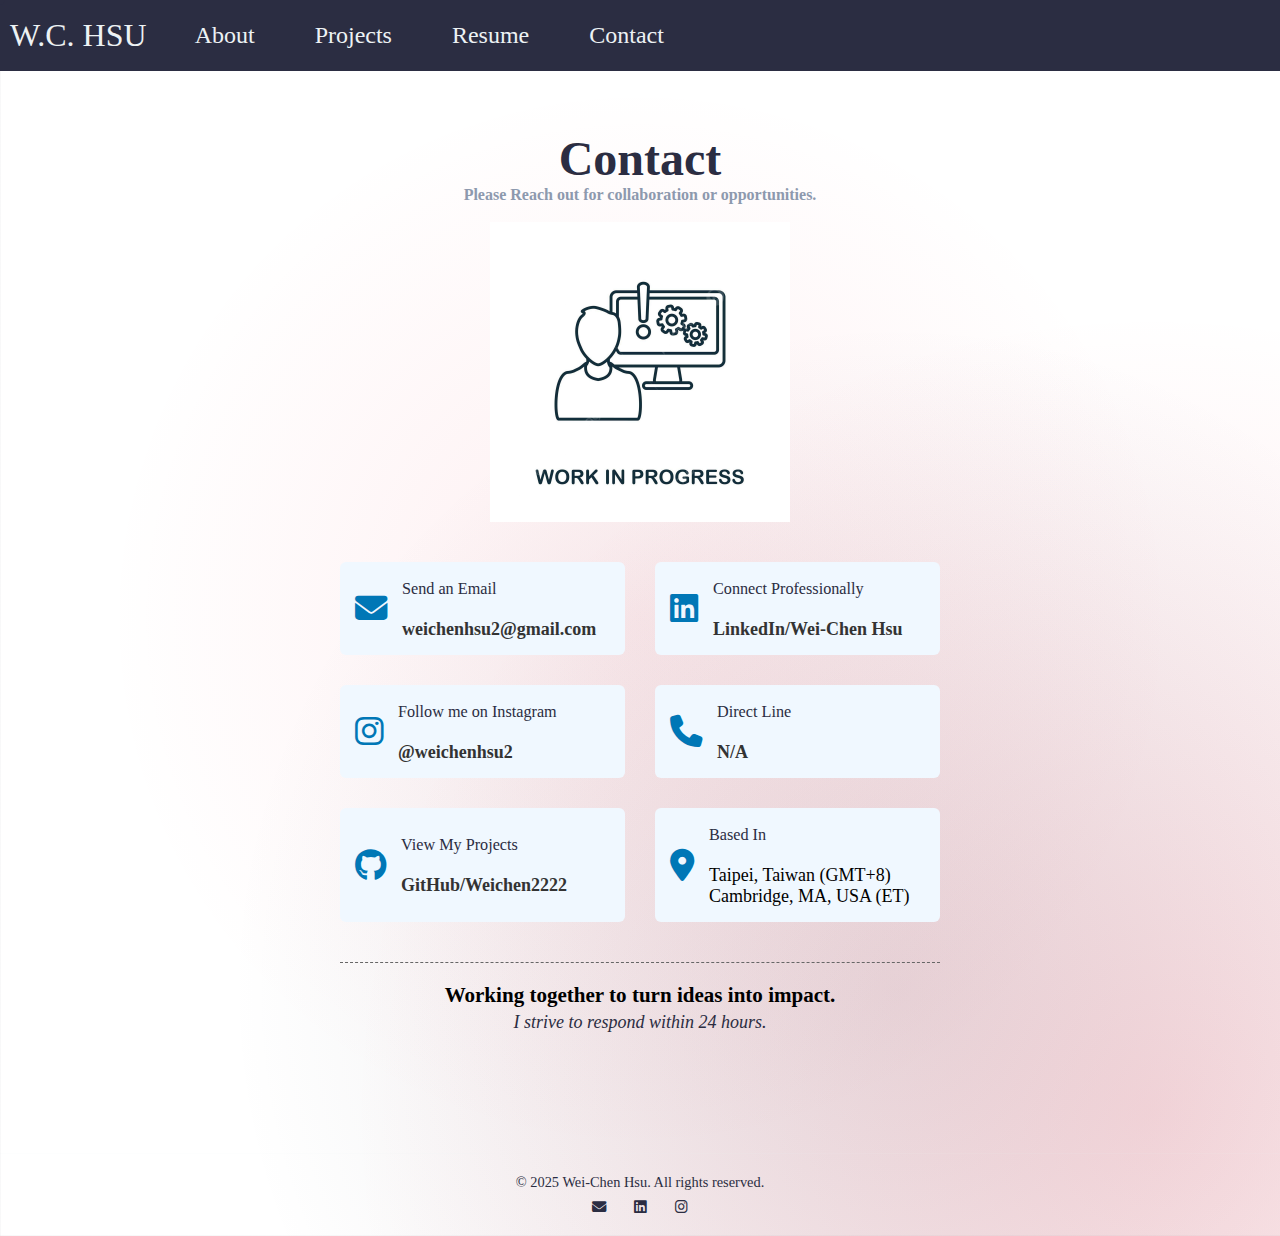
<file: contact.html>
<!DOCTYPE HTML>

<html lang="en">
    <head>
        <meta charset="UTF-8">
        <meta name="viewport" content="width=device-width, initial-scale=1.0">
        <link rel="stylesheet" href="static/contact.css" />
        <link rel="stylesheet" href="https://cdnjs.cloudflare.com/ajax/libs/font-awesome/6.5.1/css/all.min.css">
        <title>Wei-Chen Hsu's personal site</title>
    </head>
    <body>
        <div id="cursor"></div>
        <header>
            <nav class="topnav">
                <a href="index.html" class="logo">W.C. HSU</a>
                <ul>
                    <li><a href="index.html">About</a></li>
                    <li><a href="projects.html">Projects</a></li>
                    <li><a href="resume.html">Resume</a></li>
                    <li><a href="contact.html">Contact</a></li>
                </ul>
            </nav>
        </header>
        <section class="about">
            <div class="title">
                <h1>Contact</h1>
                <h2>Please Reach out for collaboration or opportunities.</h2>
            </div>
            <div>
                <img src="images/working.png" alt="My Pic" class="img">
            </div>
            <div class="content">
                <div class="contact-info">
                
                <div class="contact-item">
                    <i class="icon fas fa-envelope"></i>
                    <div class="details">
                        <p>Send an Email</p>
                        <a href="mailto:weichenhsu2@gmail.com">weichenhsu2@gmail.com</a>
                    </div>
                </div>

                <div class="contact-item">
                    <i class="icon fab fa-linkedin"></i>
                    <div class="details">
                        <p>Connect Professionally</p>
                        <a href="https://www.linkedin.com/in/wei-chen-hsu-6a5b69356/" target="_blank">LinkedIn/Wei-Chen Hsu</a>
                    </div>
                </div>

                <div class="contact-item">
                    <i class="icon fab fa-instagram"></i>
                    <div class="details">
                        <p>Follow me on Instagram</p>
                        <a href="https://www.instagram.com/weichenhsu2/" target="_blank">@weichenhsu2</a>
                    </div>
                </div>

                <div class="contact-item">
                    <i class="icon fas fa-phone"></i>
                    <div class="details">
                        <p>Direct Line</p>
                        <a href="tel:">N/A</a>
                    </div>
                </div>

                <div class="contact-item">
                    <i class="icon fab fa-github"></i>
                    <div class="details">
                        <p>View My Projects</p>
                        <a href="https://github.com/Weichen2222" target="_blank">GitHub/Weichen2222</a>
                    </div>
                </div>

                <div class="contact-item">
                    <i class="icon fas fa-map-marker-alt"></i>
                    <div class="details">
                        <p>Based In</p>
                        <span>Taipei, Taiwan (GMT+8)</span>
                        <span>Cambridge, MA, USA (ET)</span>
                    </div>
                </div>
                
            </div>

            <div class="call-to-action">
                <h3>Working together to turn ideas into impact.</h3>
                <p>I strive to respond within 24 hours.</p>
            </div>

            </div>
        </section>
    <footer class="site-footer">
        <div class="footer-content">
            <p>&copy; 2025 Wei-Chen Hsu. All rights reserved.</p>
        </div>
        <div class="footer-links">
            <a class="icon fas fa-envelope" href="mailto:weichenhsu2@gmail.com" target="_blank" rel="noopener"></a>
            <a class="icon fab fa-linkedin" href="https://www.linkedin.com/in/wei-chen-hsu-6a5b69356/" target="_blank" rel="noopener"></a>
            <a class="icon fab fa-instagram" href="https://www.instagram.com/weichenhsu2/" target="_blank" rel="noopener"></a>
        </div>
    </footer>
    <script src="static/cursor.js"></script>
    </body>
</html>






<!-- Other Features -->
        <!-- <a href="#" class="back-to-top">↑</a>
        <script>
            const backToTop = document.querySelector('.back-to-top');

            window.addEventListener('scroll', () => {
                if (window.scrollY > 0) {
                backToTop.classList.add('show');
                } else {
                backToTop.classList.remove('show');
                }
            });

            backToTop.addEventListener('click', (e) => {
                e.preventDefault();
                window.scrollTo({
                top: 0,
                behavior: 'smooth'
                });
            });
        </script> -->
</file>
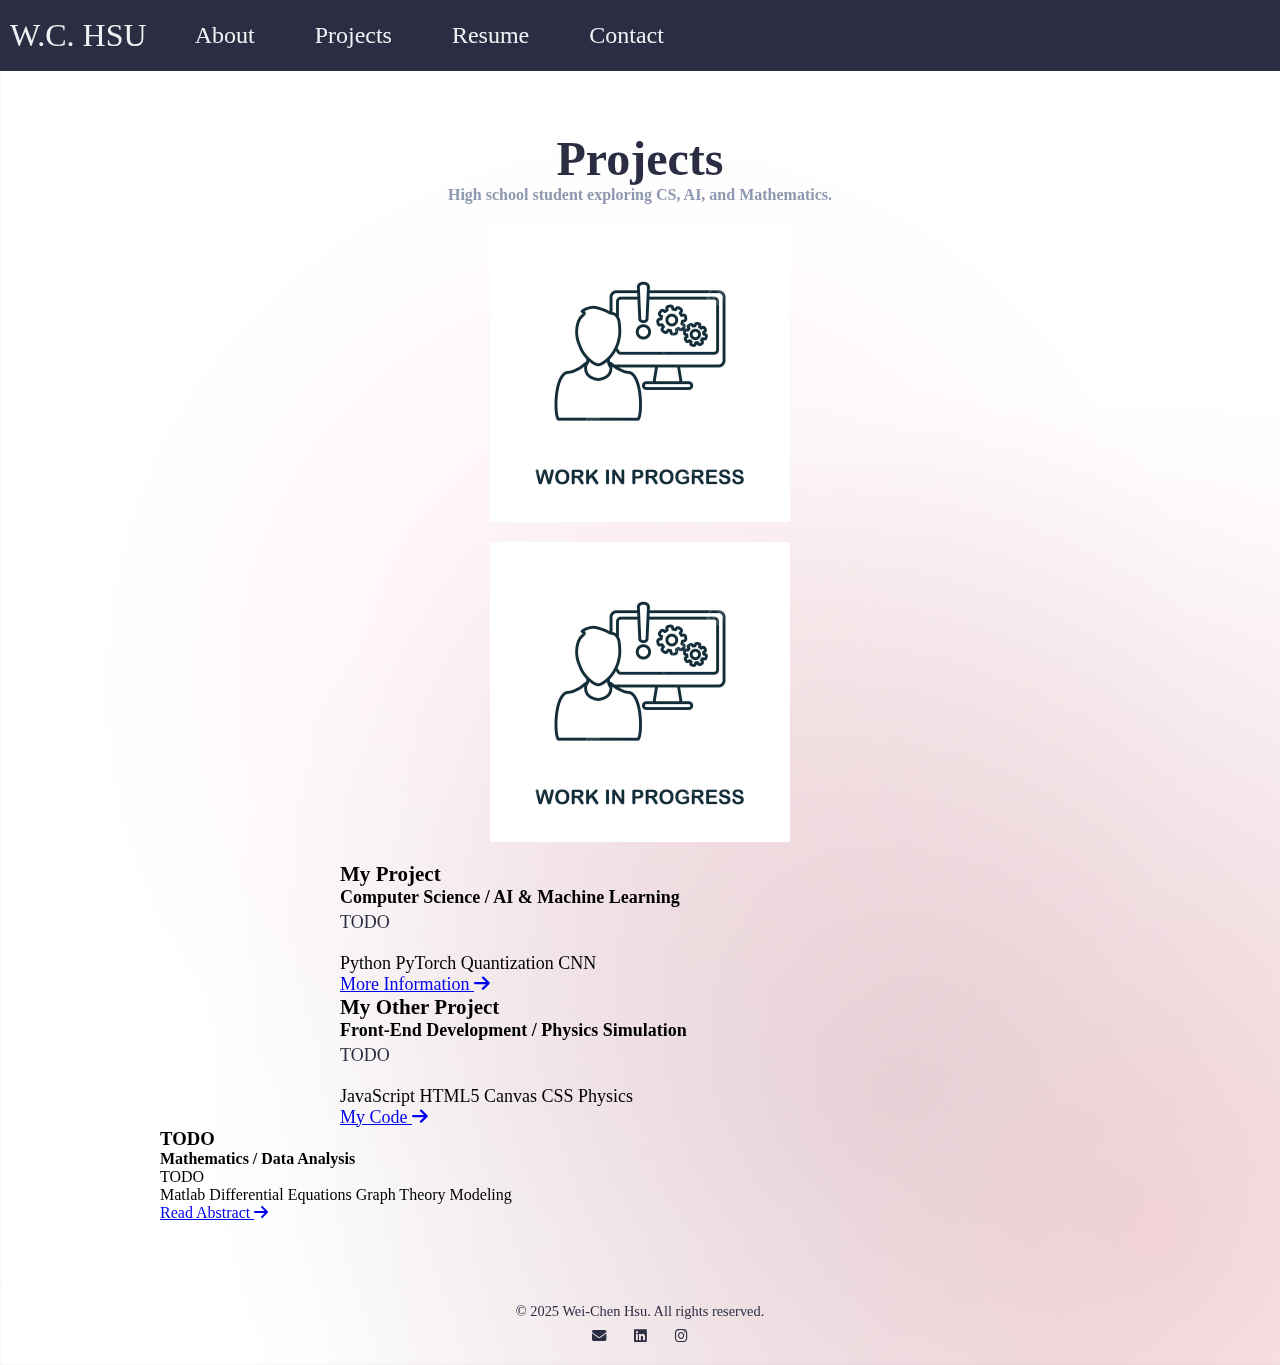
<file: projects.html>
<!DOCTYPE HTML>

<html lang="en">
    <head>
        <meta charset="UTF-8">
        <meta name="viewport" content="width=device-width, initial-scale=1.0">
        <link rel="stylesheet" href="static/style.css" />
        <link rel="stylesheet" href="https://cdnjs.cloudflare.com/ajax/libs/font-awesome/6.5.1/css/all.min.css">
        <title>Wei-Chen Hsu's personal site - Projects</title>
    </head>
    <body>
        <canvas id="blockCanvas"></canvas> <div id="cursor"></div>
        <header>
            <nav class="topnav">
                <a href="index.html" class="logo">W.C. HSU</a>
                <ul>
                    <li><a href="index.html">About</a></li>
                    <li><a href="projects.html">Projects</a></li>
                    <li><a href="resume.html">Resume</a></li>
                    <li><a href="contact.html">Contact</a></li>
                </ul>
            </nav>
        </header>
        <section class="about">
            <div class="title">
                <h1>Projects</h1>
                <h2>High school student exploring CS, AI, and Mathematics.</h2>
            </div>
            
            <div>
                <img src="images/working.png" alt="My Pic" class="img">
            </div>

            <div class="content">
                
                <div class="project-card project-left">
                    <div class="project-image">
                        <img src="images/working.png" alt="My Pic" class="img">
                    </div>
                    <div class="project-details">
                        <h3 class="project-title">My Project</h3>
                        <h4 class="project-subtitle">Computer Science / AI & Machine Learning</h4>
                        <p class="project-description">
                            TODO
                        </p>
                        <div class="project-tags">
                            <span class="tag">Python</span>
                            <span class="tag">PyTorch</span>
                            <span class="tag">Quantization</span>
                            <span class="tag">CNN</span>
                        </div>
                        <a href="#link-to-project1" class="project-link" target="_blank">More Information <i class="fas fa-arrow-right"></i></a>
                    </div>
                </div>

                <div class="project-card project-right">
                    <div class="project-details">
                        <h3 class="project-title">My Other Project</h3>
                        <h4 class="project-subtitle">Front-End Development / Physics Simulation</h4>
                        <p class="project-description">
                            TODO
                        </p>
                        <div class="project-tags">
                            <span class="tag">JavaScript</span>
                            <span class="tag">HTML5 Canvas</span>
                            <span class="tag">CSS</span>
                            <span class="tag">Physics</span>
                        </div>
                        <a href="#link-to-project2" class="project-link" target="_blank">My Code <i class="fas fa-arrow-right"></i></a>
                    </div>
                    <!-- <div>Sentences is hello world, Hea. Sentences is hello world, Hea. Sentences is hello world, Hea. Sentences is hello world, Hea. Sentences is hello world, Hea.</div> -->
                </div>
                    
    </div>
                

                <div class="project-card project-full">
                    <div class="project-details">
                        <h3 class="project-title">TODO</h3>
                        <h4 class="project-subtitle">Mathematics / Data Analysis</h4>
                        <p class="project-description">
                            TODO
                        </p>
                        <div class="project-tags">
                            <span class="tag">Matlab</span>
                            <span class="tag">Differential Equations</span>
                            <span class="tag">Graph Theory</span>
                            <span class="tag">Modeling</span>
                        </div>
                        <a href="#link-to-project3" class="project-link" target="_blank">Read Abstract <i class="fas fa-arrow-right"></i></a>
                    </div>
                </div>

            </div>
        </section>
        <footer class="site-footer">
            <div class="footer-content">
                <p>&copy; 2025 Wei-Chen Hsu. All rights reserved.</p>
            </div>
            <div class="footer-links">
                <a class="icon fas fa-envelope" href="mailto:weichenhsu2@gmail.com" target="_blank" rel="noopener"></a>
                <a class="icon fab fa-linkedin" href="https://www.linkedin.com/in/wei-chen-hsu-6a5b69356/" target="_blank" rel="noopener"></a>
                <a class="icon fab fa-instagram" href="https://www.instagram.com/weichenhsu2/" target="_blank" rel="noopener"></a>
            </div>
        </footer>
        <script src="static/cursor.js"></script></script> <script src="static/projects.js"></script> </body>
</html>
</file>
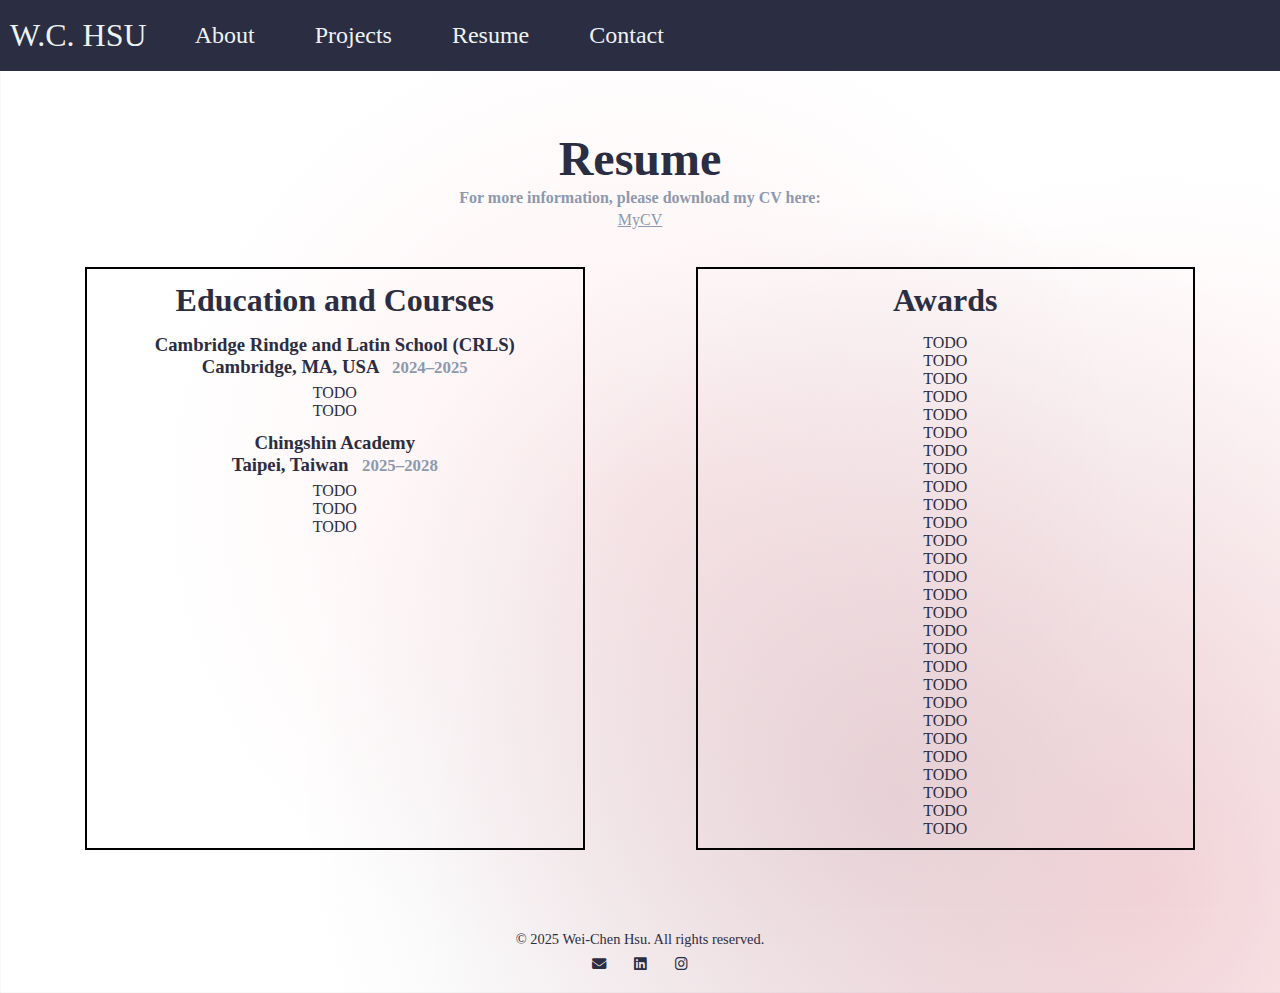
<file: resume.html>
<!DOCTYPE HTML>

<html lang="en">
    <head>
        <meta charset="UTF-8">
        <meta name="viewport" content="width=device-width, initial-scale=1.0">
        <link rel="stylesheet" href="static/style.css" />
        <link rel="stylesheet" href="https://cdnjs.cloudflare.com/ajax/libs/font-awesome/6.5.1/css/all.min.css">
        <title>Wei-Chen Hsu's personal site</title>
    </head>
    <body>
        <div id="cursor"></div>
        <header>
            <nav class="topnav">
                <a href="index.html" class="logo">W.C. HSU</a>
                <ul>
                    <li><a href="index.html">About</a></li>
                    <li><a href="projects.html">Projects</a></li>
                    <li><a href="resume.html">Resume</a></li>
                    <li><a href="contact.html">Contact</a></li>
                </ul>
            </nav>
        </header>
        <section class="resume">
            <div class="title">
                <h1>Resume</h1>
                <h2 style="line-height: 1.55;">For more information, please download my CV here:</h2>
                <a href="google.com">MyCV</a>
            </div>
            <div class="resume-row">
                <div class="resume-left">
                    <h1>Education and Courses</h1>
                    <div class="resume-info">
                        <h3>Cambridge Rindge and Latin School (CRLS)<br>Cambridge, MA, USA <span class="time">2024–2025</span></h3>
                        <p>TODO</p>
                        <p>TODO</p>
                    </div>
                    <div class="resume-info">
                        <h3>Chingshin Academy<br>Taipei, Taiwan <span class="time">2025–2028</span></h3>
                        <p>TODO</p>
                        <p>TODO</p>
                        <p>TODO</p>
                        <!-- <p>Courses (TODO)</p>
                        <p>Advanced Mathematics</p>
                        <p>Advanced English Language</p>
                        <p>AI Research Team</p>
                        <p>Programming Team</p>
                        <p>Inventing Club</p> -->
                    </div>
                </div>
                <div class="resume-right">
                    <h1>Awards</h1>
                        <p>TODO</p>
                        <p>TODO</p>
                        <p>TODO</p>
                        <p>TODO</p>
                        <p>TODO</p>
                        <p>TODO</p>
                        <p>TODO</p>
                        <p>TODO</p>
                        <p>TODO</p>
                        <p>TODO</p>
                        <p>TODO</p>
                        <p>TODO</p>
                        <p>TODO</p>
                        <p>TODO</p>
                        <p>TODO</p>
                        <p>TODO</p>
                        <p>TODO</p>
                        <p>TODO</p>
                        <p>TODO</p>
                        <p>TODO</p>
                        <p>TODO</p>
                        <p>TODO</p>
                        <p>TODO</p>
                        <p>TODO</p>
                        <p>TODO</p>
                        <p>TODO</p>
                        <p>TODO</p>
                        <p>TODO</p>
                </div>
            </div>
            <div class="content">
                
            </div>
        </section>
    <footer class="site-footer">
        <div class="footer-content">
            <p>&copy; 2025 Wei-Chen Hsu. All rights reserved.</p>
        </div>
        <div class="footer-links">
            <a class="icon fas fa-envelope" href="mailto:weichenhsu2@gmail.com" target="_blank" rel="noopener"></a>
            <a class="icon fab fa-linkedin" href="https://www.linkedin.com/in/wei-chen-hsu-6a5b69356/" target="_blank" rel="noopener"></a>
            <a class="icon fab fa-instagram" href="https://www.instagram.com/weichenhsu2/" target="_blank" rel="noopener"></a>
        </div>
    </footer>
    <script src="static/cursor.js"></script>
    </body>
</html>






<!-- Other Features -->
        <!-- <a href="#" class="back-to-top">↑</a>
        <script>
            const backToTop = document.querySelector('.back-to-top');

            window.addEventListener('scroll', () => {
                if (window.scrollY > 0) {
                backToTop.classList.add('show');
                } else {
                backToTop.classList.remove('show');
                }
            });

            backToTop.addEventListener('click', (e) => {
                e.preventDefault();
                window.scrollTo({
                top: 0,
                behavior: 'smooth'
                });
            });
        </script> -->
</file>
<file: static/contact.css>
/*
    The Real Thing Changed
*/

:root {
            --primary-color: #0077b6; /* LinkedIn Blue */
            --secondary-color: #f0f8ff; /* Alice Blue/Light Background */
            --text-color: #333;
            --light-text: #666;
            --font-stack: 'Segoe UI', Tahoma, Geneva, Verdana, sans-serif;
        }


/* 
        body {
            font-family: var(--font-stack);
            margin: 0;
            padding: 0;
            background-color: var(--secondary-color);
            color: var(--text-color);
            line-height: 1.6;
        } */

        /* .about {
            max-width: 900px;
            margin: 50px auto;
            padding: 30px;
            background-color: #fff;
            box-shadow: 0 4px 8px rgba(0, 0, 0, 0.1);
            border-radius: 8px;
        }

        .title {
            text-align: center;
            margin-bottom: 40px;
            border-bottom: 2px solid var(--primary-color);
            padding-bottom: 15px;
        }

        .title h1 {
            font-size: 2.5em;
            color: var(--primary-color);
            margin: 0;
            font-weight: 700;
        }

        .title h2 {
            font-size: 1.2em;
            color: var(--light-text);
            margin-top: 5px;
            font-weight: 400;
        }

        .image-gallery {
            display: flex;
            justify-content: center;
            gap: 20px;
            margin-bottom: 40px;
        } */

        /* .img {
            width: 150px;
            height: 150px;
            object-fit: cover;
            border-radius: 50%;  Make them circular 
            border: 4px solid var(--primary-color);
            transition: transform 0.3s ease;
        } */

        .img:hover:content {
            transform: scale(1.05);
            box-shadow: 0 0 15px rgba(0, 119, 182, 0.5);
        }

        .content {
            padding: 20px 0;
        }

        .contact-info {
            display: grid;
            grid-template-columns: repeat(auto-fit, minmax(250px, 1fr));
            gap: 30px;
        }

        .contact-item {
            display: flex;
            align-items: center;
            background-color: var(--secondary-color);
            padding: 15px;
            border-radius: 6px;
            transition: background-color 0.3s ease;
        }

        .contact-item:hover {
            background-color: #e0f2ff;
        }

        .about .icon {
            font-size: 1.8em;
            color: var(--primary-color);
            margin-right: 15px;
        }

        .details p {
            margin: 0;
            font-size: 0.9em;
            color: var(--light-text);
        }

        .details a {
            text-decoration: none;
            color: var(--text-color);
            font-weight: 600;
            transition: color 0.3s ease;
        }

        .details a:hover {
            color: var(--primary-color);
        }

        .call-to-action {
            text-align: center;
            margin-top: 40px;
            padding: 20px;
            border-top: 1px dashed var(--light-text);
        }

        .call-to-action p {
            font-style: italic;
            color: var(--light-text);
        }

/*
        The Same Thing:
*/

/* =======================
    Color Area
    ======================
    Global Colors:
    #2b2d42, #8d99ae, #edf2f4, #ef233c, #d90429
======================= */
:root {
    --color-header-bg: #2b2d42;
    --color-body-bg: #edf2f4;
}

/* =======================
   NO CHANGING BELOW
   NO CHANGING BELOW
   NO CHANGING BELOW
   NO CHANGING BELOW
======================= */

/* =======================
   Resettings (ALL SET)
======================= */
* {
    margin: 0;
    padding: 0;
    box-sizing: border-box;
}

/* =======================
   Header Settings (ALL SET)
======================= */
header {
    background-color: var(--color-header-bg);
    width: 100%;
    /* padding: 25px 0; Height Inner Distance */
}

/* =======================
   Nav Area (ALL SET)
======================= */
.topnav {
    display: flex;
    align-items: center;
}
.topnav ul {
    display: flex;
    list-style: none;
    /* gap: 30px; */
}
.topnav ul > li > a {
    display: block;
    padding: 22px 30px;
    color: 	#edf2f4;
    font-size: x-large;
    text-decoration: none;
}
.topnav ul > li > a:hover {
    background-color: #edf2f4;
    color: 	#2b2d42;
}
.logo {
    text-decoration: none;
    color: inherit;
    user-select: none;
    color: 	#edf2f4;
    font-size: xx-large;
    padding-left: 10px;
    padding-right: 18px;
}
/* .logo::after {
  content: "";
  display: inline-block;
  height: 24px;
  width: 2px;
  background-color: #edf2f4;
  margin-left: 15px;
} */

/* =======================
   Body Area (ALL SET)
======================= */
body {
    background: var(--color-body-bg);
}

/* Below are for Different Pages */
.about {
    max-width: 1000px;
    margin: 60px auto;
    padding: 0 20px;
    border: 0px solid black; /* Border to see, should set to 0px */
}
.resume {
    max-width: 1150px;
    margin: 60px auto;
    padding: 0 20px;
    border: 0px solid black;
}

/* Below are Global Settings */
.title {
    max-width: 400px;
    margin: 0 auto;
    text-align: center;
    padding-bottom: 18px;
    /* padding-left: 20px;
    padding-right: 20px; */
}
.title h1 {
    color: #2b2d42;
    font-size: xxx-large;
}
.title h2 {
    color: #8d99ae;
    font-size: medium;
}
.title h3 {
    color: #8d99ae;
    font-size: smaller;
}

.content {
    max-width: 600px;
    margin: 0 auto;
    text-align: left;
    font-size: large;
}
.content p {
    color: #2b2d42;
    margin-bottom: 16px;
    line-height: 1.6;
}

.img {
    user-select: none;
    display: block;
    width: 300px; 
    margin: 0 auto;
    padding-bottom: 20px;
}


/* =======================
   Resume Area
======================= */
.resume-row {
    display: flex;
    justify-content: space-between;
    padding-top: 20px;
}
.resume-left {
    padding-top: 13px;
    width: 45%;
    text-align: center;
    border: 2px solid black; /* Border to see, should set to 0px */
    padding-bottom: 10px;
}
.resume-right {
    padding-top: 13px;
    width: 45%;
    text-align: center;
    border: 2px solid black; /* Border to see, should set to 0px */
    padding-bottom: 10px;
}
.resume-row h1 {
    color: #2b2d42;
    font-size: xx-large;
    padding-bottom: 15px;
}
.resume-row h2 {
    color: #2b2d42;
    font-size: large;
}
.resume-row h3 {
    color: #2b2d42;
    padding-bottom: 6px;
}
.resume-row p {
    color: #2b2d42;
}
.time {
  color: #8d99ae;
  font-size: 0.9em;
  margin-left: 9px;
}
.resume-info {
    padding-bottom: 12px;
}




/* =======================
   Other Features - Tech Glow & Grid 
======================= */

body {
    background-color: #ffffff; /* Base color: white, keeps stable & professional */

    /* Background glows (3 layers) */
    background-image: 
        /* Top-left red glow */
        radial-gradient(
            circle at 90% 90%,          /* x=25%, y=20% → position in viewport (top-left area) */
            rgba(239,35,60,0.15),       /* color: red, alpha=0.15 → medium contrast */
            transparent 50%             /* fade out at 50% radius */
        ),
        /* Bottom-right dark gray glow */
        radial-gradient(
            circle at 70% 80%,          /* x=70%, y=80% → bottom-right area */
            rgba(43,45,66,0.12),        /* color: dark gray, alpha=0.12 → softer contrast */
            transparent 50%             /* fade out at 50% radius */
        ),
        /* Center subtle red glow */
        radial-gradient(
            circle at 50% 50%,          /* x=50%, y=50% → center of viewport */
            rgba(239,35,60,0.08),       /* color: red, alpha=0.08 → very subtle */
            transparent 60%             /* fade out at 60% radius (more diffused) */
        ),
        linear-gradient(90deg, rgba(43,45,66,0.03) 1px, transparent 1px),
        linear-gradient(0deg, rgba(43,45,66,0.03) 1px, transparent 1px);

    background-repeat: no-repeat; /* prevent tiling */
    background-size: cover;       /* fill the entire viewport */
    animation: pulse 12s ease-in-out infinite alternate; /* smooth movement of glows */
}


/* =======================
   Interactive Effects: Hover & Text Selection
   ====================== */


/* -----------------------
   Text Selection (反黑)
------------------------ */
::selection {
    background: rgba(239,35,60,0.25);   /* red highlight for selection */
    color: #ffffff;                      /* text color in selection */
}

::-moz-selection {                       /* Firefox support */
    background: rgba(239,35,60,0.25);
    color: #ffffff;
}



/*LOL*/

/* =======================
   Custom Cursor: Filled Minimal
======================= */
#cursor {
    position: fixed;
    top: 0;
    left: 0;
    width: 10px;                   /* circle size */
    height: 10px;
    background-color: var(--color-header-bg);     /* default color (on dark bg) */
    border-radius: 50%;            /* filled circle */
    pointer-events: none;          
    transform: translate(-50%, -50%);
    transition: transform 0.1s ease-out, width 0.2s ease, height 0.2s ease, background-color 0.2s ease, opacity 0.2s ease;
    z-index: 10000;
}

/* Hide default cursor */
body, a, button {
    cursor: none;
}

/* Hover effect: slightly enlarge */
a:hover ~ #cursor,
button:hover ~ #cursor {
    width: 16px;
    height: 16px;
    background-color: #edf2f4;
    box-shadow: 0 0 8px rgba(237,242,244,0.4);
}

/* =======================
   Cursor Click Pulse
======================= */
.cursor-pulse {
    position: fixed;
    width: 12px;                     /* pulse size */
    height: 12px;
    border-radius: 50%;
    background-color: inherit;       /* same as cursor color */
    pointer-events: none;
    transform: translate(-50%, -50%) scale(0);
    opacity: 0.7;
    z-index: 9999;
    transition: transform 0.3s ease-out, opacity 0.3s ease-out;
}

/* =======================
   Footer: Minimal & Professional
======================= */
footer {
    user-select: none;
}

.site-footer {
    color: var(--color-header-bg);                             /* dark text */
    text-align: center;
    padding: 20px 0;
    font-size: 0.9rem;
    border-top: 1px solid rgba(237,242,244,0.1); /* subtle separation line */
}

.site-footer .footer-links {
    margin-top: 8px;
}

.site-footer .footer-links a {
    color: var(--color-header-bg);
    margin: 0 12px;
    text-decoration: none;
    transition: color 0.3s ease, text-shadow 0.3s ease;
}



/* .back-to-top {
    position: fixed;
    bottom: 40px;
    right: 40px;
    background-color: #d90429;
    color: white;
    padding: 12px 16px;
    border-radius: 50%;
    font-size: 20px;
    text-decoration: none;
    opacity: 0;
    pointer-events: none;
    transition: opacity 0.4s;
    z-index: 1000;
}
.back-to-top:hover {
    background-color: #ef233c;
}
.back-to-top.show {
    opacity: 1;
    pointer-events: auto;
} */
</file>
<file: static/style.css>
/* =======================
    Color Area
    ======================
    Global Colors:
    #2b2d42, #8d99ae, #edf2f4, #ef233c, #d90429
======================= */
:root {
    --color-header-bg: #2b2d42;
    --color-body-bg: #edf2f4;
}

/* =======================
   NO CHANGING BELOW
   NO CHANGING BELOW
   NO CHANGING BELOW
   NO CHANGING BELOW
======================= */

/* =======================
   Resettings (ALL SET)
======================= */
* {
    margin: 0;
    padding: 0;
    box-sizing: border-box;
}

/* =======================
   Header Settings (ALL SET)
======================= */
header {
    background-color: var(--color-header-bg);
    width: 100%;
    /* padding: 25px 0; Height Inner Distance */
}


/* =======================
   Nav Area (ALL SET)
======================= */
.topnav {
    display: flex;
    align-items: center;
}
.topnav ul {
    display: flex;
    list-style: none;
    /* gap: 30px; */
}
.topnav ul > li > a {
    display: block;
    padding: 22px 30px;
    color: 	#edf2f4;
    font-size: x-large;
    text-decoration: none;
}
.topnav ul > li > a:hover {
    background-color: #edf2f4;
    color: 	#2b2d42;
}
.logo {
    text-decoration: none;
    color: inherit;
    user-select: none;
    color: 	#edf2f4;
    font-size: xx-large;
    padding-left: 10px;
    padding-right: 18px;
}
/* .logo::after {
  content: "";
  display: inline-block;
  height: 24px;
  width: 2px;
  background-color: #edf2f4;
  margin-left: 15px;
} */

/* =======================
   Body Area (ALL SET)
======================= */
body {
    background: var(--color-body-bg);
}

/* Below are for Different Pages */
.about {
    max-width: 1000px;
    margin: 60px auto;
    padding: 0 20px;
    border: 0px solid black; /* Border to see, should set to 0px */
}
.resume {
    max-width: 1150px;
    margin: 60px auto;
    padding: 0 20px;
    border: 0px solid black;
}

/* Below are Global Settings */
.title {
    max-width: 400px;
    margin: 0 auto;
    text-align: center;
    padding-bottom: 18px;
    /* padding-left: 20px;
    padding-right: 20px; */
}
.title h1 {
    color: #2b2d42;
    font-size: xxx-large;
}
.title h2 {
    color: #8d99ae;
    font-size: medium;
}
.title h3 {
    color: #8d99ae;
    font-size: smaller;
}
.title a {
    color: #8d99ae;
    font-size: medium;
}
.title a:hover {
    color: var(--color-header-bg);
}


.content {
    max-width: 600px;
    margin: 0 auto;
    text-align: left;
    font-size: large;
}
.content p {
    color: #2b2d42;
    margin-bottom: 16px;
    line-height: 1.6;
}

.img {
    user-select: none;
    display: block;
    width: 300px; 
    margin: 0 auto;
    padding-bottom: 20px;
}


/* =======================
   Resume Area
======================= */
.resume-row {
    display: flex;
    justify-content: space-between;
    padding-top: 20px;
}
.resume-left {
    padding-top: 13px;
    width: 45%;
    text-align: center;
    border: 2px solid black; /* Border to see, should set to 0px */
    padding-bottom: 10px;
}
.resume-right {
    padding-top: 13px;
    width: 45%;
    text-align: center;
    border: 2px solid black; /* Border to see, should set to 0px */
    padding-bottom: 10px;
}
.resume-row h1 {
    color: #2b2d42;
    font-size: xx-large;
    padding-bottom: 15px;
}
.resume-row h2 {
    color: #2b2d42;
    font-size: large;
}
.resume-row h3 {
    color: #2b2d42;
    padding-bottom: 6px;
}
.resume-row p {
    color: #2b2d42;
}
.time {
  color: #8d99ae;
  font-size: 0.9em;
  margin-left: 9px;
}
.resume-info {
    padding-bottom: 12px;
}




/* =======================
   Other Features - Tech Glow & Grid 
======================= */

body {
    background-color: #ffffff; /* Base color: white, keeps stable & professional */

    /* Background glows (3 layers) */
    background-image: 
        /* Top-left red glow */
        radial-gradient(
            circle at 90% 90%,          /* x=25%, y=20% → position in viewport (top-left area) */
            rgba(239,35,60,0.15),       /* color: red, alpha=0.15 → medium contrast */
            transparent 50%             /* fade out at 50% radius */
        ),
        /* Bottom-right dark gray glow */
        radial-gradient(
            circle at 70% 80%,          /* x=70%, y=80% → bottom-right area */
            rgba(43,45,66,0.12),        /* color: dark gray, alpha=0.12 → softer contrast */
            transparent 50%             /* fade out at 50% radius */
        ),
        /* Center subtle red glow */
        radial-gradient(
            circle at 50% 50%,          /* x=50%, y=50% → center of viewport */
            rgba(239,35,60,0.08),       /* color: red, alpha=0.08 → very subtle */
            transparent 60%             /* fade out at 60% radius (more diffused) */
        ),
        linear-gradient(90deg, rgba(43,45,66,0.03) 1px, transparent 1px),
        linear-gradient(0deg, rgba(43,45,66,0.03) 1px, transparent 1px);

    background-repeat: no-repeat; /* prevent tiling */
    background-size: cover;       /* fill the entire viewport */
    animation: pulse 12s ease-in-out infinite alternate; /* smooth movement of glows */
}


/* =======================
   Interactive Effects: Hover & Text Selection
   ====================== */


/* -----------------------
   Text Selection (反黑)
------------------------ */
::selection {
    background: rgba(239,35,60,0.25);   /* red highlight for selection */
    color: #ffffff;                      /* text color in selection */
}

::-moz-selection {                       /* Firefox support */
    background: rgba(239,35,60,0.25);
    color: #ffffff;
}



/*LOL*/

/* =======================
   Custom Cursor: Filled Minimal
======================= */
#cursor {
    position: fixed;
    top: 0;
    left: 0;
    width: 10px;                   /* circle size */
    height: 10px;
    background-color: var(--color-header-bg);     /* default color (on dark bg) */
    border-radius: 50%;            /* filled circle */
    pointer-events: none;          
    transform: translate(-50%, -50%);
    transition: transform 0.1s ease-out, width 0.2s ease, height 0.2s ease, background-color 0.2s ease, opacity 0.2s ease;
    z-index: 10000;
}

/* Hide default cursor */
body, a, button {
    cursor: none;
}

/* Hover effect: slightly enlarge */
a:hover ~ #cursor,
button:hover ~ #cursor {
    width: 16px;
    height: 16px;
    background-color: #edf2f4;
    box-shadow: 0 0 8px rgba(237,242,244,0.4);
}

/* =======================
   Cursor Click Pulse
======================= */
.cursor-pulse {
    position: fixed;
    width: 12px;                     /* pulse size */
    height: 12px;
    border-radius: 50%;
    background-color: inherit;       /* same as cursor color */
    pointer-events: none;
    transform: translate(-50%, -50%) scale(0);
    opacity: 0.7;
    z-index: 9999;
    transition: transform 0.3s ease-out, opacity 0.3s ease-out;
}


/* =======================
   Footer: Minimal & Professional
======================= */
footer {
    user-select: none;
}

.site-footer {
    color: var(--color-header-bg);                             /* dark text */
    text-align: center;
    padding: 20px 0;
    font-size: 0.9rem;
    border-top: 1px solid rgba(237,242,244,0.1); /* subtle separation line */
}

.site-footer .footer-links {
    margin-top: 8px;
}

.site-footer .footer-links a {
    color: var(--color-header-bg);
    margin: 0 12px;
    text-decoration: none;
    transition: color 0.3s ease, text-shadow 0.3s ease;
}

/* =======================
   Canvas for 3D Gravity Blocks
======================= */
#blockCanvas {
    position: fixed;
    top: 0;
    left: 0;
    width: 100%;
    height: 100%;
    z-index: -2; /* Placed behind all site content */
    pointer-events: none; /* Allows user to interact with links/content behind the canvas */
}



/* .back-to-top {
    position: fixed;
    bottom: 40px;
    right: 40px;
    background-color: #d90429;
    color: white;
    padding: 12px 16px;
    border-radius: 50%;
    font-size: 20px;
    text-decoration: none;
    opacity: 0;
    pointer-events: none;
    transition: opacity 0.4s;
    z-index: 1000;
}
.back-to-top:hover {
    background-color: #ef233c;
}
.back-to-top.show {
    opacity: 1;
    pointer-events: auto;
} */
</file>
